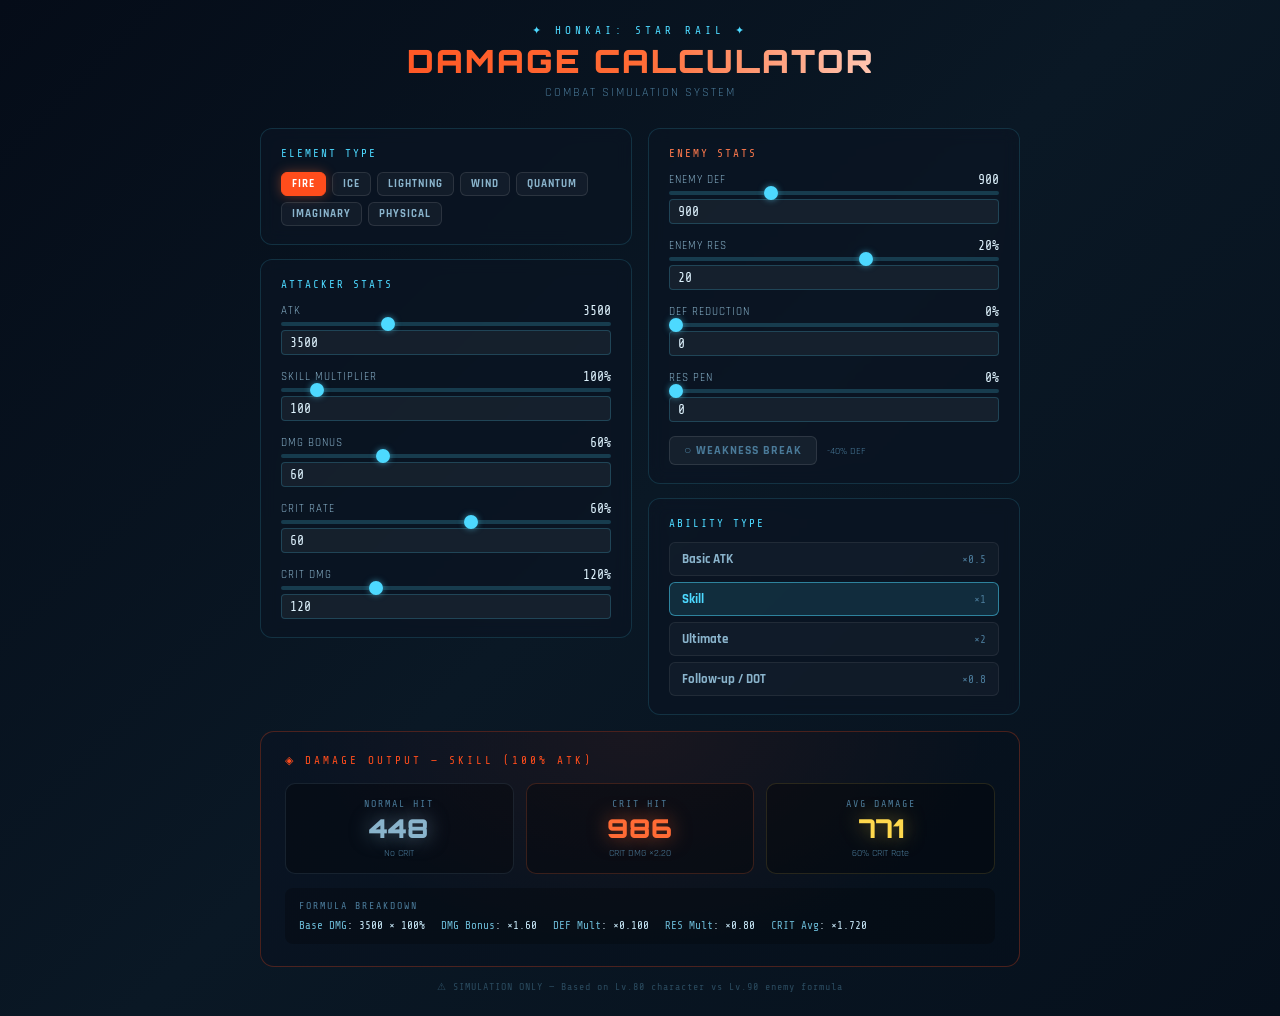
<file: index.html>
<!DOCTYPE html>
<html lang="th">
<head>
<meta charset="UTF-8">
<meta name="viewport" content="width=device-width, initial-scale=1.0">
<title>HSR Damage Calculator</title>
<link rel="preconnect" href="https://fonts.googleapis.com">
<link href="https://fonts.googleapis.com/css2?family=Rajdhani:wght@400;500;600;700&family=Share+Tech+Mono&family=Orbitron:wght@700;900&display=swap" rel="stylesheet">
<style>
  *, *::before, *::after { box-sizing: border-box; margin: 0; padding: 0; }

  :root {
    --el-bg: #ff4d1c;
    --el-glow: #ff6b35;
    --el-text: #fff;
  }

  body {
    min-height: 100vh;
    background: linear-gradient(135deg, #050c18 0%, #0a1825 50%, #06101c 100%);
    font-family: 'Rajdhani', sans-serif;
    color: #e0f4ff;
    padding: 24px 16px;
  }

  input[type=range] {
    -webkit-appearance: none;
    height: 4px;
    border-radius: 2px;
    background: rgba(77,217,255,0.2);
    cursor: pointer;
    width: 100%;
  }
  input[type=range]::-webkit-slider-thumb {
    -webkit-appearance: none;
    width: 14px; height: 14px;
    border-radius: 50%;
    background: #4dd9ff;
    box-shadow: 0 0 6px #4dd9ff88;
    cursor: pointer;
  }
  input[type=number] {
    background: rgba(255,255,255,0.05);
    border: 1px solid rgba(77,217,255,0.2);
    border-radius: 4px;
    color: #e0f4ff;
    padding: 4px 8px;
    font-size: 13px;
    font-family: 'Share Tech Mono', monospace;
    width: 100%;
    outline: none;
  }
  input[type=number]:focus { border-color: rgba(77,217,255,0.5); }

  ::-webkit-scrollbar { width: 4px; }
  ::-webkit-scrollbar-track { background: #0a1825; }
  ::-webkit-scrollbar-thumb { background: #1e3a4f; border-radius: 2px; }

  @keyframes pulseGlow {
    0%, 100% { box-shadow: 0 0 20px var(--el-glow-alpha, #ff6b3544); }
    50%       { box-shadow: 0 0 40px var(--el-glow-alpha2, #ff6b3588), 0 0 80px var(--el-glow-alpha3, #ff6b3522); }
  }

  .wrap { max-width: 760px; margin: 0 auto; }

  /* Header */
  .header { text-align: center; margin-bottom: 28px; }
  .header-sub { font-size: 11px; letter-spacing: 4px; color: #4dd9ff; margin-bottom: 4px; font-family: 'Share Tech Mono', monospace; }
  .header-title {
    font-family: 'Orbitron', sans-serif;
    font-size: clamp(20px, 5vw, 32px);
    font-weight: 900;
    background: linear-gradient(90deg, var(--el-bg), var(--el-glow), #fff);
    -webkit-background-clip: text;
    -webkit-text-fill-color: transparent;
    letter-spacing: 2px;
  }
  .header-sys { font-size: 12px; color: #4a7a99; margin-top: 4px; letter-spacing: 2px; }

  /* Grid */
  .grid2 { display: grid; grid-template-columns: 1fr 1fr; gap: 16px; }
  @media (max-width: 560px) { .grid2 { grid-template-columns: 1fr; } }

  .col { display: flex; flex-direction: column; gap: 14px; }

  /* Card */
  .card {
    background: rgba(10,20,35,0.7);
    border: 1px solid rgba(77,217,255,0.15);
    border-radius: 12px;
    padding: 18px 20px;
    backdrop-filter: blur(8px);
  }

  .card-title {
    font-size: 11px;
    letter-spacing: 2px;
    color: #4dd9ff;
    margin-bottom: 12px;
    font-family: 'Share Tech Mono', monospace;
  }
  .card-title.red { color: #ff7a4d; }

  /* Element buttons */
  .el-wrap { display: flex; flex-wrap: wrap; gap: 6px; }
  .el-btn {
    background: rgba(255,255,255,0.04);
    color: #8ab4cc;
    border: 1px solid rgba(255,255,255,0.1);
    border-radius: 6px;
    padding: 4px 10px;
    font-size: 11px;
    font-family: 'Rajdhani', sans-serif;
    font-weight: 700;
    letter-spacing: 1px;
    cursor: pointer;
    text-transform: uppercase;
    transition: all 0.2s;
  }
  .el-btn.active {
    background: var(--el-bg);
    color: var(--el-text);
    border-color: var(--el-bg);
    box-shadow: 0 0 12px var(--el-glow-alpha, #ff6b3566);
  }

  /* Stat Row */
  .stat-row { display: flex; flex-direction: column; gap: 4px; margin-bottom: 14px; }
  .stat-row:last-child { margin-bottom: 0; }
  .stat-label-row { display: flex; justify-content: space-between; align-items: center; }
  .stat-label { font-size: 11px; letter-spacing: 1px; color: #8ab4cc; text-transform: uppercase; }
  .stat-value { font-size: 13px; font-family: 'Share Tech Mono', monospace; color: #e0f4ff; }

  /* Ability buttons */
  .ability-btn {
    background: rgba(255,255,255,0.03);
    border: 1px solid rgba(255,255,255,0.07);
    border-radius: 6px;
    padding: 8px 12px;
    display: flex;
    justify-content: space-between;
    align-items: center;
    cursor: pointer;
    transition: all 0.2s;
    width: 100%;
    margin-bottom: 6px;
  }
  .ability-btn:last-child { margin-bottom: 0; }
  .ability-btn.active {
    background: rgba(77,217,255,0.12);
    border-color: rgba(77,217,255,0.5);
  }
  .ability-name { color: #8ab4cc; font-family: 'Rajdhani', sans-serif; font-weight: 700; font-size: 13px; }
  .ability-btn.active .ability-name { color: #4dd9ff; }
  .ability-mult { color: #4a7a99; font-family: 'Share Tech Mono', monospace; font-size: 11px; }

  /* Weakness break */
  .break-btn {
    background: rgba(255,255,255,0.05);
    border: 1px solid rgba(255,255,255,0.1);
    border-radius: 6px;
    padding: 6px 14px;
    color: #4a7a99;
    font-size: 12px;
    font-family: 'Rajdhani', sans-serif;
    font-weight: 700;
    letter-spacing: 1px;
    cursor: pointer;
    transition: all 0.2s;
  }
  .break-btn.active {
    background: rgba(255,77,28,0.25);
    border-color: #ff4d1c;
    color: #ff8a6e;
    box-shadow: 0 0 12px #ff4d1c44;
  }

  /* Result panel */
  .result-panel {
    margin-top: 16px;
    background: linear-gradient(135deg, rgba(10,20,35,0.95), rgba(6,16,28,0.95));
    border: 1px solid rgba(255,77,28,0.27);
    border-radius: 14px;
    padding: 22px 24px;
    animation: pulseGlow 3s ease-in-out infinite;
    position: relative;
    overflow: hidden;
  }
  .result-deco {
    position: absolute; top: 0; left: 0; right: 0; bottom: 0;
    background: radial-gradient(ellipse at 50% 0%, rgba(255,77,28,0.07) 0%, transparent 65%);
    pointer-events: none;
  }
  .result-title {
    font-size: 11px; letter-spacing: 3px;
    color: var(--el-bg);
    margin-bottom: 16px;
    font-family: 'Share Tech Mono', monospace;
    position: relative;
  }
  .grid3 { display: grid; grid-template-columns: 1fr 1fr 1fr; gap: 12px; position: relative; }
  @media (max-width: 420px) { .grid3 { grid-template-columns: 1fr; } }

  .dmg-card {
    background: rgba(0,0,0,0.3);
    border-radius: 10px;
    padding: 14px 12px;
    text-align: center;
  }
  .dmg-label { font-size: 10px; color: #4a7a99; letter-spacing: 2px; margin-bottom: 6px; font-family: 'Share Tech Mono', monospace; }
  .dmg-value {
    font-family: 'Orbitron', sans-serif;
    font-size: clamp(18px, 4vw, 26px);
    font-weight: 900;
    line-height: 1;
  }
  .dmg-sub { font-size: 10px; color: #4a7a99; margin-top: 6px; }

  .breakdown {
    margin-top: 14px;
    padding: 12px 14px;
    background: rgba(0,0,0,0.25);
    border-radius: 8px;
    position: relative;
  }
  .breakdown-title { font-size: 10px; letter-spacing: 2px; color: #4a7a99; margin-bottom: 8px; font-family: 'Share Tech Mono', monospace; }
  .breakdown-items { display: flex; flex-wrap: wrap; gap: 4px 16px; font-size: 11px; font-family: 'Share Tech Mono', monospace; }
  .bk { color: #6ab8d4; }
  .bv { color: #c8e8f8; }

  .footer { text-align: center; margin-top: 14px; font-size: 10px; color: #2a4a5e; letter-spacing: 1px; font-family: 'Share Tech Mono', monospace; }
</style>
</head>
<body>
<div class="wrap">

  <!-- Header -->
  <div class="header">
    <div class="header-sub">✦ HONKAI: STAR RAIL ✦</div>
    <h1 class="header-title" id="headerTitle">DAMAGE CALCULATOR</h1>
    <div class="header-sys">COMBAT SIMULATION SYSTEM</div>
  </div>

  <div class="grid2">
    <!-- LEFT -->
    <div class="col">

      <!-- Element -->
      <div class="card">
        <div class="card-title">ELEMENT TYPE</div>
        <div class="el-wrap" id="elWrap"></div>
      </div>

      <!-- Attacker Stats -->
      <div class="card">
        <div class="card-title">ATTACKER STATS</div>
        <div id="attackerStats"></div>
      </div>
    </div>

    <!-- RIGHT -->
    <div class="col">

      <!-- Enemy Stats -->
      <div class="card">
        <div class="card-title red">ENEMY STATS</div>
        <div id="enemyStats"></div>
        <div style="margin-top:14px;display:flex;align-items:center;gap:10px;">
          <button class="break-btn" id="breakBtn" onclick="toggleBreak()">○ WEAKNESS BREAK</button>
          <span style="font-size:10px;color:#4a7a99;">-40% DEF</span>
        </div>
      </div>

      <!-- Ability -->
      <div class="card">
        <div class="card-title">ABILITY TYPE</div>
        <div id="abilityWrap"></div>
      </div>
    </div>
  </div>

  <!-- Result -->
  <div class="result-panel" id="resultPanel">
    <div class="result-deco" id="resultDeco"></div>
    <div class="result-title" id="resultTitle">◈ DAMAGE OUTPUT</div>
    <div class="grid3">
      <div class="dmg-card" style="border:1px solid rgba(138,180,204,0.13)">
        <div class="dmg-label">NORMAL HIT</div>
        <div class="dmg-value" id="dmgNormal" style="color:#8ab4cc;text-shadow:0 0 20px #8ab4cc88">—</div>
        <div class="dmg-sub">No CRIT</div>
      </div>
      <div class="dmg-card" id="critCard" style="border:1px solid rgba(255,107,53,0.13)">
        <div class="dmg-label">CRIT HIT</div>
        <div class="dmg-value" id="dmgCrit" style="color:#ff6b35;text-shadow:0 0 20px #ff6b3588">—</div>
        <div class="dmg-sub" id="critSub">CRIT DMG ×—</div>
      </div>
      <div class="dmg-card" style="border:1px solid rgba(255,217,77,0.13)">
        <div class="dmg-label">AVG DAMAGE</div>
        <div class="dmg-value" id="dmgAvg" style="color:#ffd94d;text-shadow:0 0 20px #ffd94d88">—</div>
        <div class="dmg-sub" id="avgSub">—% CRIT Rate</div>
      </div>
    </div>
    <div class="breakdown">
      <div class="breakdown-title">FORMULA BREAKDOWN</div>
      <div class="breakdown-items" id="breakdown"></div>
    </div>
  </div>

  <div class="footer">⚠ SIMULATION ONLY — Based on Lv.80 character vs Lv.90 enemy formula</div>
</div>

<script>
const ELEMENTS = {
  fire:      { bg:"#ff4d1c", glow:"#ff6b35", text:"#fff" },
  ice:       { bg:"#4dd9ff", glow:"#7ae8ff", text:"#0a1a2e" },
  lightning: { bg:"#c84dff", glow:"#d97aff", text:"#fff" },
  wind:      { bg:"#22d48e", glow:"#4dffb8", text:"#0a2018" },
  quantum:   { bg:"#6655ff", glow:"#8877ff", text:"#fff" },
  imaginary: { bg:"#ffd94d", glow:"#ffe880", text:"#1a1400" },
  physical:  { bg:"#c8c8c8", glow:"#e0e0e0", text:"#111" },
};

const ABILITIES = [
  { label:"Basic ATK",      mult:0.5,  type:"basic" },
  { label:"Skill",          mult:1.0,  type:"skill" },
  { label:"Ultimate",       mult:2.0,  type:"ult"   },
  { label:"Follow-up / DOT",mult:0.8,  type:"fua"   },
];

// State
let state = {
  element: "fire",
  atk: 3500, baseMult: 100, dmgBonus: 60,
  critRate: 60, critDmg: 120,
  defReduction: 0, resPen: 0,
  enemyDef: 900, enemyRes: 20,
  brokenDef: false,
  ability: ABILITIES[1],
};

// Attacker stat defs
const ATTACKER_STATS = [
  { key:"atk",          label:"ATK",               min:500,  max:10000, step:50,  suffix:""  },
  { key:"baseMult",     label:"Skill Multiplier",  min:50,   max:600,   step:5,   suffix:"%" },
  { key:"dmgBonus",     label:"DMG Bonus",         min:0,    max:200,   step:5,   suffix:"%" },
  { key:"critRate",     label:"CRIT Rate",         min:5,    max:100,   step:1,   suffix:"%" },
  { key:"critDmg",      label:"CRIT DMG",          min:50,   max:300,   step:5,   suffix:"%" },
];

const ENEMY_STATS = [
  { key:"enemyDef",     label:"Enemy DEF",         min:0,    max:3000,  step:50,  suffix:""  },
  { key:"enemyRes",     label:"Enemy RES",         min:-100, max:100,   step:5,   suffix:"%" },
  { key:"defReduction", label:"DEF Reduction",     min:0,    max:100,   step:1,   suffix:"%" },
  { key:"resPen",       label:"RES PEN",           min:0,    max:100,   step:5,   suffix:"%" },
];

function fmt(n) {
  if (n >= 1e6) return (n/1e6).toFixed(2)+"M";
  if (n >= 1e3) return (n/1e3).toFixed(1)+"K";
  return Math.round(n).toString();
}

function hexAlpha(hex, a) {
  // hex like #ff4d1c → rgba
  const r=parseInt(hex.slice(1,3),16),g=parseInt(hex.slice(3,5),16),b=parseInt(hex.slice(5,7),16);
  return `rgba(${r},${g},${b},${a})`;
}

function calcDamage() {
  const s = state;
  const totalMult = s.baseMult * s.ability.mult;
  const finalCR = Math.min(s.critRate/100, 1);
  const finalCD = s.critDmg/100;
  const avgCritMult = 1 + finalCR * finalCD;
  const reducedDef = s.enemyDef * (1-s.defReduction/100) * (s.brokenDef ? 0.6 : 1);
  const defMult = 100 / (reducedDef + 100);
  const resMult = Math.max(0, 1-(s.enemyRes-s.resPen)/100);
  const dmgMult = 1+s.dmgBonus/100;
  const base = s.atk * (totalMult/100);
  const normalHit = base * dmgMult * defMult * resMult;
  const critHit   = normalHit * (1+finalCD);
  const avgHit    = normalHit * avgCritMult;
  return { normalHit, critHit, avgHit, totalMult, defMult, resMult, dmgMult, avgCritMult };
}

function updateTheme() {
  const col = ELEMENTS[state.element];
  document.documentElement.style.setProperty('--el-bg',   col.bg);
  document.documentElement.style.setProperty('--el-glow', col.glow);
  document.documentElement.style.setProperty('--el-text', col.text);
  document.documentElement.style.setProperty('--el-glow-alpha',  hexAlpha(col.glow, 0.27));
  document.documentElement.style.setProperty('--el-glow-alpha2', hexAlpha(col.glow, 0.53));
  document.documentElement.style.setProperty('--el-glow-alpha3', hexAlpha(col.glow, 0.13));

  document.getElementById('headerTitle').style.background = `linear-gradient(90deg,${col.bg},${col.glow},#fff)`;
  document.getElementById('headerTitle').style.webkitBackgroundClip = 'text';
  document.getElementById('headerTitle').style.webkitTextFillColor = 'transparent';

  const rp = document.getElementById('resultPanel');
  rp.style.borderColor = hexAlpha(col.bg, 0.27);
  document.getElementById('resultDeco').style.background =
    `radial-gradient(ellipse at 50% 0%, ${hexAlpha(col.bg,0.07)} 0%, transparent 65%)`;
  document.getElementById('critCard').style.borderColor = hexAlpha(col.glow, 0.2);
  document.getElementById('dmgCrit').style.color = col.glow;
  document.getElementById('dmgCrit').style.textShadow = `0 0 20px ${hexAlpha(col.glow,0.53)}`;
}

function updateResults() {
  const r = calcDamage();
  const s = state;
  const col = ELEMENTS[s.element];

  document.getElementById('dmgNormal').textContent = fmt(r.normalHit);
  document.getElementById('dmgCrit').textContent   = fmt(r.critHit);
  document.getElementById('dmgAvg').textContent    = fmt(r.avgHit);
  document.getElementById('critSub').textContent   = `CRIT DMG ×${(1+s.critDmg/100).toFixed(2)}`;
  document.getElementById('avgSub').textContent    = `${s.critRate}% CRIT Rate`;
  document.getElementById('resultTitle').textContent =
    `◈ DAMAGE OUTPUT — ${s.ability.label.toUpperCase()} (${r.totalMult.toFixed(0)}% ATK)`;
  document.getElementById('resultTitle').style.color = col.bg;

  const bd = document.getElementById('breakdown');
  const items = [
    { k:"Base DMG",  v:`${s.atk} × ${r.totalMult.toFixed(0)}%` },
    { k:"DMG Bonus", v:`×${r.dmgMult.toFixed(2)}` },
    { k:"DEF Mult",  v:`×${r.defMult.toFixed(3)}` },
    { k:"RES Mult",  v:`×${r.resMult.toFixed(2)}` },
    { k:"CRIT Avg",  v:`×${r.avgCritMult.toFixed(3)}` },
  ];
  bd.innerHTML = items.map(i=>`<span><span class="bk">${i.k}</span>: <span class="bv">${i.v}</span></span>`).join('');
}

function makeStatRow(def) {
  const div = document.createElement('div');
  div.className = 'stat-row';
  div.innerHTML = `
    <div class="stat-label-row">
      <span class="stat-label" id="lbl_${def.key}">${def.label}</span>
      <span class="stat-value" id="val_${def.key}">${state[def.key]}${def.suffix}</span>
    </div>
    <input type="range" id="range_${def.key}" min="${def.min}" max="${def.max}" step="${def.step}" value="${state[def.key]}">
    <input type="number" id="num_${def.key}" min="${def.min}" max="${def.max}" step="${def.step}" value="${state[def.key]}">
  `;
  return div;
}

function bindStat(def) {
  const rng = document.getElementById('range_'+def.key);
  const num = document.getElementById('num_'+def.key);
  const val = document.getElementById('val_'+def.key);
  const update = v => {
    state[def.key] = v;
    rng.value = v; num.value = v;
    val.textContent = v + def.suffix;
    updateResults();
  };
  rng.addEventListener('input', ()=>update(Number(rng.value)));
  num.addEventListener('input', ()=>update(Number(num.value)));
}

function buildUI() {
  // Element buttons
  const elWrap = document.getElementById('elWrap');
  Object.entries(ELEMENTS).forEach(([el, col]) => {
    const btn = document.createElement('button');
    btn.className = 'el-btn' + (el===state.element?' active':'');
    btn.dataset.el = el;
    btn.textContent = el;
    btn.addEventListener('click', ()=>{
      state.element = el;
      // Update label
      const aStat = ATTACKER_STATS.find(s=>s.key==='dmgBonus');
      const capEl = el.charAt(0).toUpperCase()+el.slice(1);
      document.getElementById('lbl_dmgBonus').textContent = capEl+' DMG Bonus';
      document.getElementById('lbl_enemyRes').textContent = 'Enemy '+el.toUpperCase()+' RES';
      document.querySelectorAll('.el-btn').forEach(b=>{
        const c = ELEMENTS[b.dataset.el];
        b.classList.toggle('active', b.dataset.el===el);
        if (b.dataset.el===el) {
          b.style.background = c.bg;
          b.style.color = c.text;
          b.style.borderColor = c.bg;
          b.style.boxShadow = `0 0 12px ${hexAlpha(c.glow,0.4)}`;
        } else {
          b.style.background=''; b.style.color=''; b.style.borderColor=''; b.style.boxShadow='';
        }
      });
      updateTheme();
      updateResults();
    });
    // Set initial style for active
    if (el===state.element) {
      btn.style.background = col.bg;
      btn.style.color = col.text;
      btn.style.borderColor = col.bg;
      btn.style.boxShadow = `0 0 12px ${hexAlpha(col.glow,0.4)}`;
    }
    elWrap.appendChild(btn);
  });

  // Attacker stats
  const aWrap = document.getElementById('attackerStats');
  ATTACKER_STATS.forEach(def => { aWrap.appendChild(makeStatRow(def)); bindStat(def); });

  // Enemy stats
  const eWrap = document.getElementById('enemyStats');
  ENEMY_STATS.forEach(def => { eWrap.appendChild(makeStatRow(def)); bindStat(def); });

  // Ability
  const abWrap = document.getElementById('abilityWrap');
  ABILITIES.forEach(ab => {
    const btn = document.createElement('button');
    btn.className = 'ability-btn' + (ab.type===state.ability.type?' active':'');
    btn.dataset.type = ab.type;
    btn.innerHTML = `<span class="ability-name">${ab.label}</span><span class="ability-mult">×${ab.mult}</span>`;
    btn.addEventListener('click', ()=>{
      state.ability = ab;
      document.querySelectorAll('.ability-btn').forEach(b=>b.classList.toggle('active', b.dataset.type===ab.type));
      updateResults();
    });
    abWrap.appendChild(btn);
  });

  updateTheme();
  updateResults();
}

function toggleBreak() {
  state.brokenDef = !state.brokenDef;
  const btn = document.getElementById('breakBtn');
  btn.classList.toggle('active', state.brokenDef);
  btn.textContent = state.brokenDef ? '⚡ WEAKNESS BROKEN' : '○ WEAKNESS BREAK';
  updateResults();
}

buildUI();
</script>
</body>
</html>
</file>
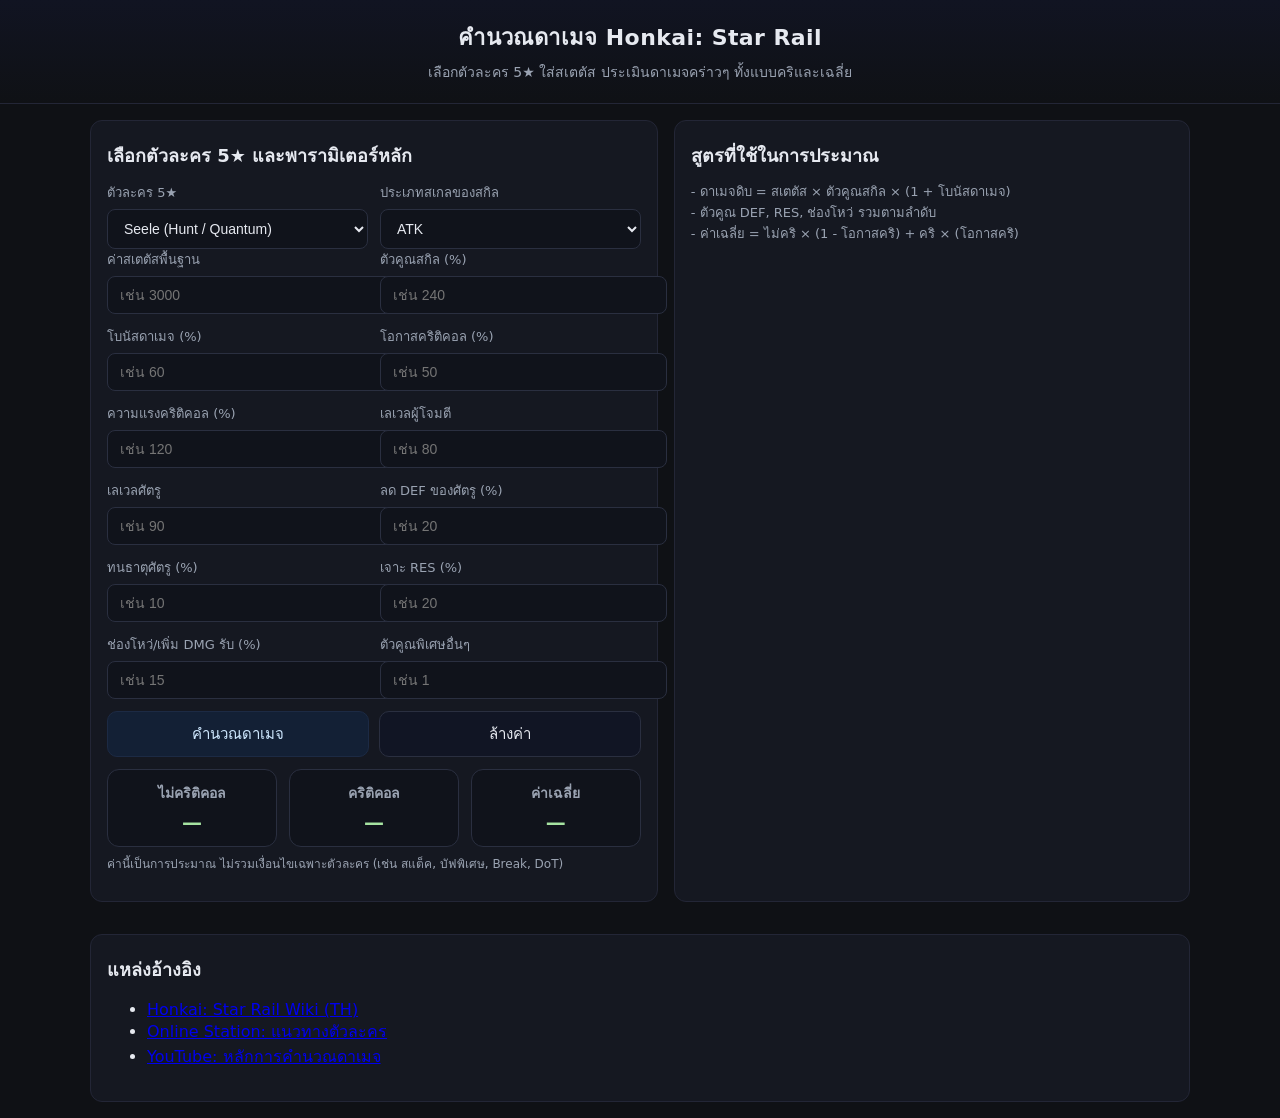
<file: index1.html>
<!DOCTYPE html>
<html lang="th">
<head>
  <meta charset="UTF-8" />
  <meta name="viewport" content="width=device-width, initial-scale=1" />
  <title>คำนวณดาเมจ Honkai: Star Rail</title>
  <style>
    :root {
      --bg: #0f1115;
      --card: #151821;
      --text: #e6e9f0;
      --muted: #9aa3b2;
      --accent: #7cd1f9;
      --accent2: #a6e3a1;
      --danger: #f38ba8;
    }
    body {
      background: var(--bg);
      color: var(--text);
      font-family: "Inter", system-ui, -apple-system, Segoe UI, Roboto, Arial, sans-serif;
      margin: 0;
    }

    header {
      padding: 20px;
      border-bottom: 1px solid #232636;
      background: linear-gradient(180deg, #111422, #0f1115);
      text-align: center;
    }
    header h1 {
      margin: 0;
      font-size: 22px;
      letter-spacing: 0.4px;
    }
    header p {
      margin: 6px 0 0;
      color: var(--muted);
      font-size: 14px;
    }

    .container {
      max-width: 1100px;
      margin: 0 auto;
      padding: 16px;
      display: grid;
      grid-template-columns: 1.1fr 1fr;
      gap: 16px;
    }

    .card {
      background: var(--card);
      border: 1px solid #232636;
      border-radius: 12px;
      padding: 16px;
    }

    h2 {
      margin: 4px 0 12px;
      font-size: 18px;
    }

    .grid {
      display: grid;
      grid-template-columns: 1fr 1fr;
      gap: 12px;
    }

    label {
      display: block;
      font-size: 13px;
      color: var(--muted);
      margin-bottom: 6px;
    }

    input, select {
      width: 100%;
      padding: 10px 12px;
      border-radius: 8px;
      border: 1px solid #2a2f40;
      background: #10131b;
      color: var(--text);
      font-size: 14px;
    }

    .row {
      display: grid;
      grid-template-columns: 1fr 1fr;
      gap: 12px;
    }

    .actions {
      display: flex;
      gap: 10px;
      margin-top: 12px;
    }

    button {
      flex: 1;
      padding: 10px 14px;
      border-radius: 10px;
      border: 1px solid #2a2f40;
      background: #111524;
      color: var(--text);
      cursor: pointer;
      font-size: 15px;
    }

    button.primary {
      background: #132035;
      border-color: #1c2a44;
      color: #cfe8ff;
    }
    button.primary:hover {
      background: #172642;
    }

    .result {
      display: grid;
      grid-template-columns: 1fr 1fr 1fr;
      gap: 12px;
      margin-top: 12px;
    }

    .pill {
      background: #10131b;
      border: 1px solid #2a2f40;
      border-radius: 12px;
      padding: 12px;
      text-align: center;
    }
    .pill h3 {
      margin: 0 0 6px;
      font-size: 14px;
      color: var(--muted);
    }
    .pill .num {
      font-size: 20px;
      color: var(--accent2);
      font-weight: 600;
    }

    .note {
      font-size: 12px;
      color: var(--muted);
      margin-top: 8px;
      line-height: 1.5;
    }

    .tips {
      font-size: 13px;
      color: var(--muted);
      line-height: 1.6;
    }

    footer {
      max-width: 1100px;
      margin: 0 auto;
      padding: 16px;
    }

    .badge {
      display: inline-block;
      padding: 4px 8px;
      border: 1px solid #2a2f40;
      border-radius: 8px;
      margin-right: 6px;
      color: #c2caf5;
      font-size: 12px;
    }

    .warn {
      color: var(--danger);
    }

    /* ===== RESPONSIVE MOBILE ===== */
    @media (max-width: 900px) {
      header h1 { font-size: 20px; }
      header p { font-size: 13px; }
      .container {
        grid-template-columns: 1fr;
        padding: 12px;
      }
      .grid, .row, .result {
        grid-template-columns: 1fr;
      }
      .card { padding: 14px; }
      .actions { flex-direction: column; }
      button { width: 100%; }
      .pill .num { font-size: 18px; }
      footer { padding: 12px; }
    }
  </style>
</head>
<body>
  <header>
    <h1>คำนวณดาเมจ Honkai: Star Rail</h1>
    <p>เลือกตัวละคร 5★ ใส่สเตตัส ประเมินดาเมจคร่าวๆ ทั้งแบบคริและเฉลี่ย</p>
  </header>

  <div class="container">
    <!-- ส่วนคำนวณหลัก -->
    <section class="card">
      <h2>เลือกตัวละคร 5★ และพารามิเตอร์หลัก</h2>

      <div class="row">
        <div>
          <label>ตัวละคร 5★</label>
          <select id="character">
            <option value="Seele">Seele (Hunt / Quantum)</option>
            <option value="DanHengIL">Dan Heng • Imbibitor Lunae (Destruction / Imaginary)</option>
            <option value="Jingliu">Jingliu (Destruction / Ice)</option>
            <option value="Blade">Blade (Destruction / Wind)</option>
            <option value="Kafka">Kafka (Nihility / Lightning)</option>
            <option value="SilverWolf">Silver Wolf (Nihility / Quantum)</option>
            <option value="Bronya">Bronya (Harmony / Wind)</option>
            <option value="RuanMei">Ruan Mei (Harmony / Ice)</option>
            <option value="Sparkle">Sparkle (Harmony / Quantum)</option>
            <option value="Robin">Robin (Harmony / Physical)</option>
            <option value="Aventurine">Aventurine (Preservation / Imaginary)</option>
            <option value="JingYuan">Jing Yuan (Erudition / Lightning)</option>
            <option value="Topaz">Topaz & Numby (Hunt / Fire)</option>
            <option value="Clara">Clara (Destruction / Physical)</option>
            <option value="Huohuo">Huohuo (Abundance / Wind)</option>
            <option value="Luocha">Luocha (Abundance / Imaginary)</option>
          </select>
        </div>
        <div>
          <label>ประเภทสเกลของสกิล</label>
          <select id="scaleType">
            <option value="ATK">ATK</option>
            <option value="HP">HP</option>
            <option value="DEF">DEF</option>
          </select>
        </div>
      </div>

      <div class="grid">
        <div><label>ค่าสเตตัสพื้นฐาน</label><input id="baseStat" type="number" placeholder="เช่น 3000" /></div>
        <div><label>ตัวคูณสกิล (%)</label><input id="skillPct" type="number" placeholder="เช่น 240" /></div>
        <div><label>โบนัสดาเมจ (%)</label><input id="dmgBonusPct" type="number" placeholder="เช่น 60" /></div>
        <div><label>โอกาสคริติคอล (%)</label><input id="critRatePct" type="number" placeholder="เช่น 50" /></div>
        <div><label>ความแรงคริติคอล (%)</label><input id="critDmgPct" type="number" placeholder="เช่น 120" /></div>
        <div><label>เลเวลผู้โจมตี</label><input id="atkLevel" type="number" placeholder="เช่น 80" /></div>
        <div><label>เลเวลศัตรู</label><input id="defLevel" type="number" placeholder="เช่น 90" /></div>
        <div><label>ลด DEF ของศัตรู (%)</label><input id="defShredPct" type="number" placeholder="เช่น 20" /></div>
        <div><label>ทนธาตุศัตรู (%)</label><input id="enemyResPct" type="number" placeholder="เช่น 10" /></div>
        <div><label>เจาะ RES (%)</label><input id="resPenPct" type="number" placeholder="เช่น 20" /></div>
        <div><label>ช่องโหว่/เพิ่ม DMG รับ (%)</label><input id="vulnPct" type="number" placeholder="เช่น 15" /></div>
        <div><label>ตัวคูณพิเศษอื่นๆ</label><input id="extraMult" type="number" placeholder="เช่น 1" step="0.01" /></div>
      </div>

      <div class="actions">
        <button class="primary" onclick="calc()">คำนวณดาเมจ</button>
        <button onclick="resetAll()">ล้างค่า</button>
      </div>

      <div class="result">
        <div class="pill"><h3>ไม่คริติคอล</h3><div class="num" id="nonCrit">—</div></div>
        <div class="pill"><h3>คริติคอล</h3><div class="num" id="crit">—</div></div>
        <div class="pill"><h3>ค่าเฉลี่ย</h3><div class="num" id="expected">—</div></div>
      </div>

      <p class="note">
        ค่านี้เป็นการประมาณ ไม่รวมเงื่อนไขเฉพาะตัวละคร (เช่น สแต็ค, บัฟพิเศษ, Break, DoT)
      </p>
    </section>

    <!-- ส่วนอธิบายสูตร -->
    <section class="card">
      <h2>สูตรที่ใช้ในการประมาณ</h2>
      <div class="tips">
        - ดาเมจดิบ = สเตตัส × ตัวคูณสกิล × (1 + โบนัสดาเมจ)<br/>
        - ตัวคูณ DEF, RES, ช่องโหว่ รวมตามลำดับ<br/>
        - ค่าเฉลี่ย = ไม่คริ × (1 - โอกาสคริ) + คริ × (โอกาสคริ)
      </div>
    </section>
  </div>

  <footer>
    <div class="card">
      <h2>แหล่งอ้างอิง</h2>
      <ul>
        <li><a href="https://honkai-star-rail.fandom.com/th/wiki/" target="_blank">Honkai: Star Rail Wiki (TH)</a></li>
        <li><a href="https://www.online-station.net/mobile-game/905885" target="_blank">Online Station: แนวทางตัวละคร</a></li>
        <li><a href="https://www.youtube.com/watch?v=AU1KK0LtnOE" target="_blank">YouTube: หลักการคำนวณดาเมจ</a></li>
      </ul>
    </div>
  </footer>

  <script>
    function val(id){const v=parseFloat(document.getElementById(id).value);return isNaN(v)?0:v;}
    function resetAll(){
      ["baseStat","skillPct","dmgBonusPct","critRatePct","critDmgPct","atkLevel","defLevel","defShredPct","enemyResPct","resPenPct","vulnPct","extraMult"].forEach(id=>{
        document.getElementById(id).value="";
      });
      ["nonCrit","crit","expected"].forEach(id=>{document.getElementById(id).textContent="—";});
    }
    function clamp(x,min,max){return Math.max(min,Math.min(max,x));}
    function fmt(n){if(!isFinite(n)||isNaN(n))return"—";if(n<100000)return Math.round(n).toLocaleString();return n.toLocaleString(undefined,{maximumFractionDigits:0});}
    function calc(){
      const S=val("baseStat"),M=val("skillPct"),B=val("dmgBonusPct"),Cr=clamp(val("critRatePct"),0,100),Cd=val("critDmgPct"),
      La=val("atkLevel"),Le=val("defLevel"),Ds=clamp(val("defShredPct"),0,100),Re=clamp(val("enemyResPct"),-100,90),
      Pr=clamp(val("resPenPct"),0,100),V=val("vulnPct"),E=(val("extraMult")||1);

      const Base=S*(M/100)*(1+B/100);
      const DEFMult=(La+20)/((La+20)+(Le+20)*(1-Ds/100));
      const effectiveRes=Math.max(0,(Re-Pr)/100);
      const RESMult=1-effectiveRes;
      const VulnMult=1+V/100;

      const NonCrit=Base*DEFMult*RESMult*VulnMult*(E||1);
      const Crit=NonCrit*(1+Cd/100);
      const Expected=NonCrit*(1-Cr/100)+Crit*(Cr/100);

      document.getElementById("nonCrit").textContent=fmt(NonCrit);
      document.getElementById("crit").textContent=fmt(Crit);
      document.getElementById("expected").textContent=fmt(Expected);
    }
  </script>
</body>
</html>
</file>
